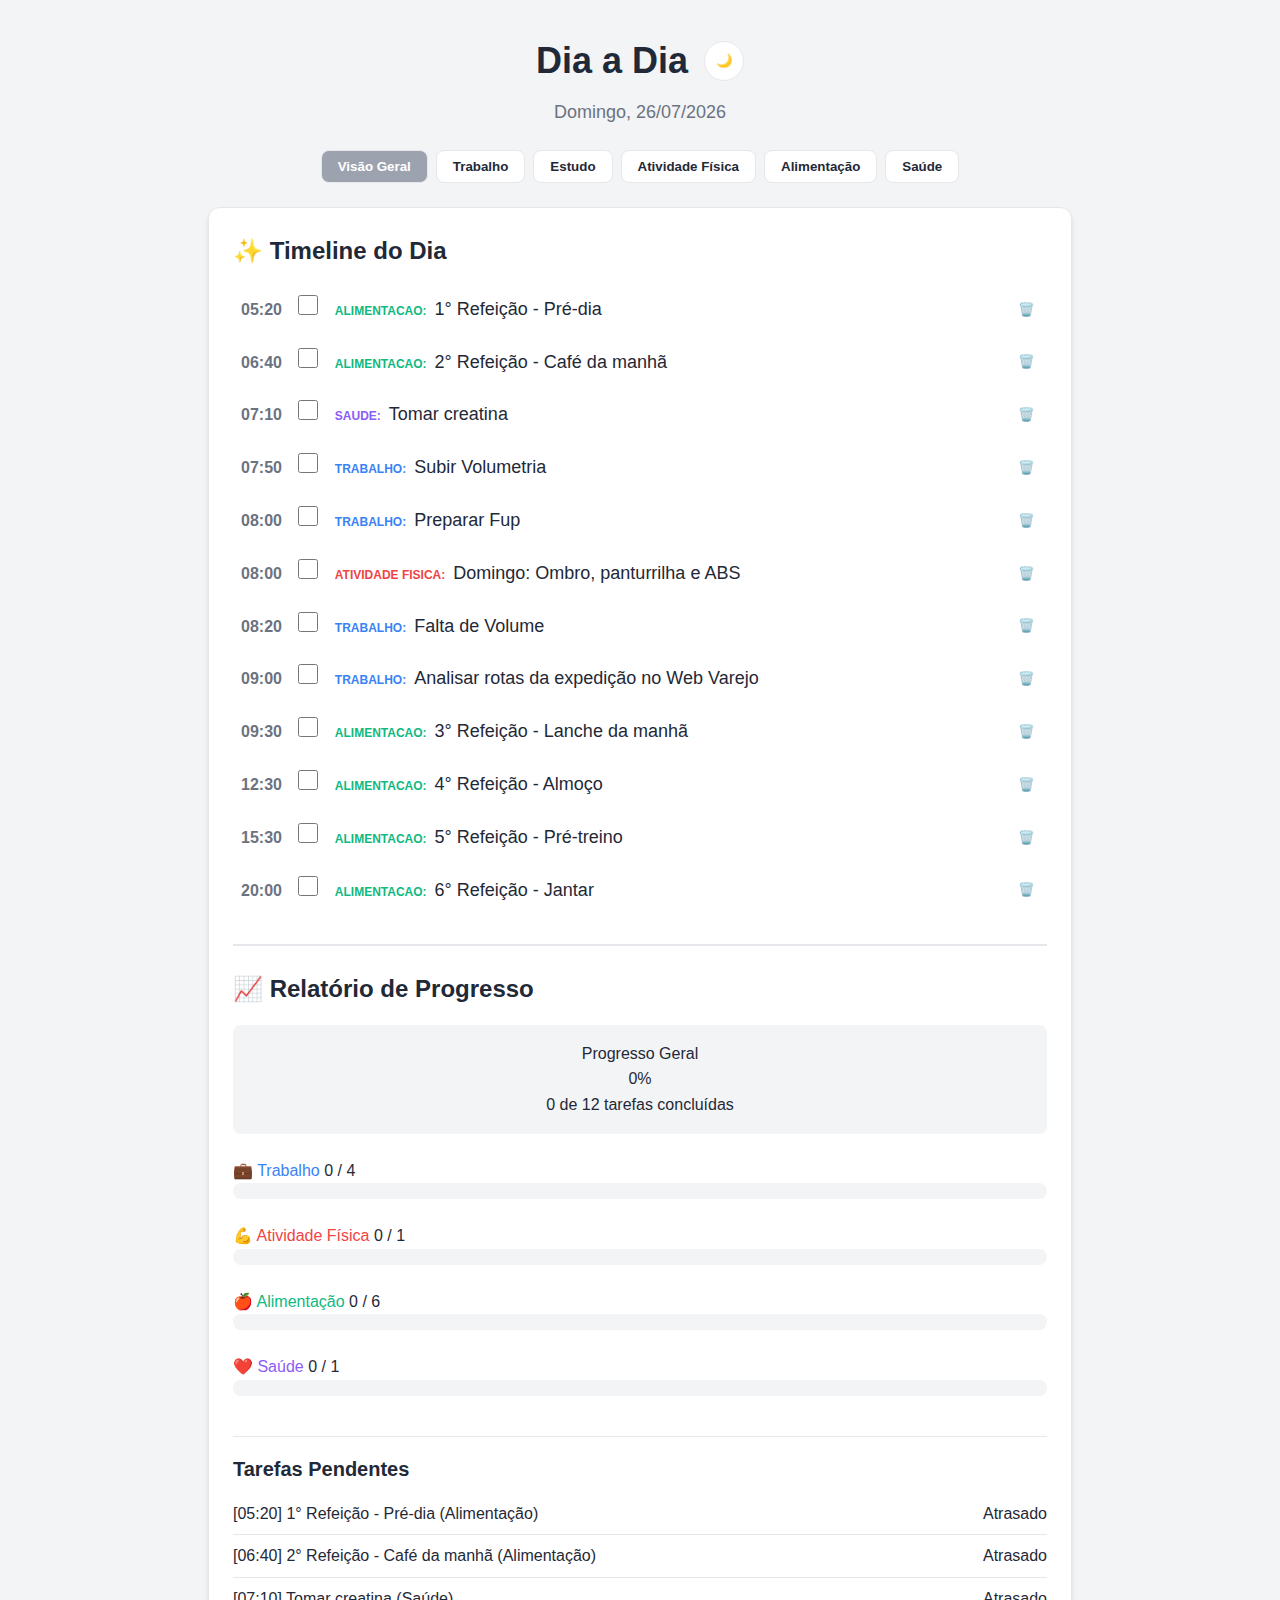
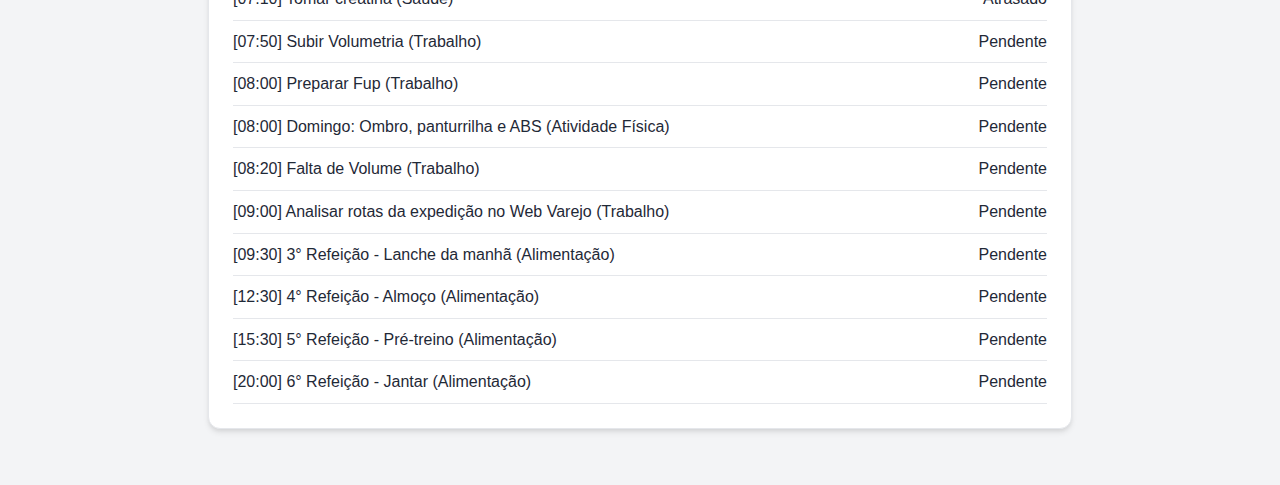
<file: pages/index.html>
<!DOCTYPE html>
<html lang="pt-BR">

<head>
  <meta charset="UTF-8">
  <meta name="viewport" content="width=device-width, initial-scale=1.0">
  <title>Dia a Dia</title>
  <!-- Link para o arquivo CSS -->
  <link rel="stylesheet" href="../css/style.css">
</head>

<body>
  <!-- Container Principal -->
  <div class="container">
    <!-- Cabeçalho com Data e Botão de Tema -->
    <header class="header">
      <div class="header-top">
        <h1>Dia a Dia</h1>
        <!-- Botão para alternar entre tema claro e escuro -->
        <button id="theme-toggle" class="theme-toggle" aria-label="Alternar tema">
          <span class="theme-icon">🌙</span>
        </button>
      </div>
      <p id="current-date" class="current-date"></p>
    </header>

    <!-- Navegação por Abas -->
    <div id="tabs" class="tabs">
      <button data-tab="geral" class="tab-button">Visão Geral</button>
      <button data-tab="trabalho" class="tab-button">Trabalho</button>
      <button data-tab="estudo" class="tab-button">Estudo</button>
      <button data-tab="atividade-fisica" class="tab-button">Atividade Física</button>
      <button data-tab="alimentacao" class="tab-button">Alimentação</button>
      <button data-tab="saude" class="tab-button">Saúde</button>
    </div>

    <!-- Conteúdo das Abas -->
    <main id="tab-contents" class="tab-contents">
      <!-- Aba Visão Geral (com Relatório) -->
      <div id="geral" class="tab-content">
        <h2>✨ Timeline do Dia</h2>
        <ul id="geral-list" class="task-list"></ul>

        <!-- Seção do Relatório -->
        <div class="report-section">
          <h2>📈 Relatório de Progresso</h2>
          <div id="report-summary" class="report-summary"></div>
          <div id="report-details" class="report-details"></div>
          <div id="pending-tasks-summary" class="pending-tasks">
            <h3>Tarefas Pendentes</h3>
            <ul id="pending-tasks-list" class="pending-list"></ul>
          </div>
        </div>
      </div>

      <!-- Abas de Categoria -->
      <div id="trabalho" class="tab-content"></div>
      <div id="estudo" class="tab-content"></div>
      <div id="atividade-fisica" class="tab-content"></div>
      <div id="alimentacao" class="tab-content"></div>
      <div id="saude" class="tab-content"></div>
    </main>
  </div>

  <!-- Link para o arquivo JavaScript -->
  <script src="../js/script.js"></script>
</body>

</html>
</file>
<file: css/style.css>
/* Estilos base para a aplicação */
* {
  margin: 0;
  padding: 0;
  box-sizing: border-box;
}

/* Definindo variáveis CSS para cores (modo claro) */
:root {
  /* Cores principais */
  --primary-bg: #f3f4f6;
  --secondary-bg: #ffffff;
  --text-color: #1f2937;
  --text-secondary: #6b7280;

  /* Cores das categorias */
  --gray: #9ca3af;
  --blue: #3b82f6;
  --yellow: #eab308;
  --red: #ef4444;
  --green: #10b981;
  --purple: #8b5cf6;

  /* Cores de borda e sombra */
  --border-color: #e5e7eb;
  --shadow: 0 4px 6px -1px rgba(0, 0, 0, 0.1), 0 2px 4px -1px rgba(0, 0, 0, 0.06);

  /* Transições */
  --transition: all 0.2s ease;
}

/* Modo escuro - sobrescreve as variáveis */
[data-theme="dark"] {
  --primary-bg: #1f2937;
  --secondary-bg: #374151;
  --text-color: #f9fafb;
  --text-secondary: #d1d5db;
  --border-color: #4b5563;
}

/* Estilos gerais do corpo */
body {
  font-family: -apple-system, BlinkMacSystemFont, 'Segoe UI', Roboto, Oxygen, Ubuntu, Cantarell, sans-serif;
  background-color: var(--primary-bg);
  color: var(--text-color);
  line-height: 1.6;
  padding: 1rem;
  transition: var(--transition);
}

/* Container principal */
.container {
  max-width: 56rem;
  margin: 0 auto;
  padding: 1rem;
}

/* Cabeçalho */
.header {
  text-align: center;
  margin-bottom: 1.5rem;
}

.header-top {
  display: flex;
  justify-content: center;
  align-items: center;
  gap: 1rem;
  margin-bottom: 0.5rem;
}

h1 {
  font-size: 2.25rem;
  font-weight: 700;
  color: var(--text-color);
}

.current-date {
  color: var(--text-secondary);
  font-size: 1.125rem;
}

/* Botão de alternar tema */
.theme-toggle {
  background: var(--secondary-bg);
  border: 1px solid var(--border-color);
  border-radius: 50%;
  width: 2.5rem;
  height: 2.5rem;
  cursor: pointer;
  display: flex;
  align-items: center;
  justify-content: center;
  transition: var(--transition);
}

.theme-toggle:hover {
  transform: scale(1.1);
}

/* Abas de navegação */
.tabs {
  display: flex;
  flex-wrap: wrap;
  justify-content: center;
  gap: 0.5rem;
  margin-bottom: 1.5rem;
}

.tab-button {
  background-color: var(--secondary-bg);
  color: var(--text-color);
  border: 1px solid var(--border-color);
  padding: 0.5rem 1rem;
  border-radius: 0.5rem;
  font-weight: 600;
  cursor: pointer;
  transition: var(--transition);
}

.tab-button:hover {
  background-color: var(--primary-bg);
}

.tab-button.active {
  color: white;
}

/* Conteúdo das abas */
.tab-contents {
  width: 100%;
}

.tab-content {
  display: none;
  background-color: var(--secondary-bg);
  padding: 1.5rem;
  border-radius: 0.75rem;
  border: 1px solid var(--border-color);
  box-shadow: var(--shadow);
  margin-bottom: 1.5rem;
}

.tab-content.active {
  display: block;
}

.tab-content h2 {
  font-size: 1.5rem;
  font-weight: 600;
  color: var(--text-color);
  margin-bottom: 1rem;
}

/* Lista de tarefas */
.task-list {
  list-style: none;
  margin-bottom: 1rem;
}

.task-list li {
  display: flex;
  align-items: center;
  justify-content: space-between;
  padding: 0.5rem;
  border-radius: 0.5rem;
  transition: var(--transition);
  margin-bottom: 0.5rem;
}

.task-list li:hover {
  background-color: var(--primary-bg);
}

.task-list li.completed>div>.task-text {
  text-decoration: line-through;
  color: var(--text-secondary);
}

.task-time {
  font-weight: 600;
  color: var(--text-secondary);
  width: 3.5rem;
  text-align: left;
  flex-shrink: 0;
}

.task-checkbox {
  height: 1.25rem;
  width: 1.25rem;
  border-radius: 0.25rem;
  border: 1px solid var(--border-color);
  margin: 0 0.75rem;
  flex-shrink: 0;
  cursor: pointer;
}

.task-text {
  font-size: 1.125rem;
  color: var(--text-color);
  flex-grow: 1;
  overflow: hidden;
  text-overflow: ellipsis;
  white-space: nowrap;
}

.remove-task-btn {
  color: var(--text-secondary);
  background: none;
  border: none;
  cursor: pointer;
  padding: 0.25rem;
  border-radius: 0.25rem;
  transition: var(--transition);
  flex-shrink: 0;
  margin-left: 0.5rem;
}

.remove-task-btn:hover {
  color: #ef4444;
  background-color: rgba(239, 68, 68, 0.1);
}

/* Formulário para adicionar tarefas */
.add-task-form {
  display: flex;
  flex-wrap: wrap;
  gap: 0.5rem;
  align-items: center;
  margin-top: 1rem;
}

.add-task-form input[type="text"],
.add-task-form input[type="time"] {
  flex-grow: 1;
  padding: 0.5rem;
  border: 1px solid var(--border-color);
  border-radius: 0.5rem;
  background-color: var(--secondary-bg);
  color: var(--text-color);
  min-width: 150px;
}

.add-task-form button {
  padding: 0.5rem 1rem;
  border: none;
  border-radius: 0.5rem;
  font-weight: 600;
  color: white;
  cursor: pointer;
  transition: opacity 0.2s;
}

.add-task-form button:hover {
  opacity: 0.9;
}

/* Estilos para a seção de relatório */
.report-section {
  margin-top: 2rem;
  padding-top: 1.5rem;
  border-top: 2px solid var(--border-color);
}

.report-summary {
  text-align: center;
  padding: 1rem;
  border-radius: 0.5rem;
  background-color: var(--primary-bg);
  margin-bottom: 1.5rem;
}

.report-details {
  display: flex;
  flex-direction: column;
  gap: 1rem;
  margin-bottom: 1.5rem;
}

.report-category {
  margin-bottom: 0.5rem;
}

.progress-bar {
  width: 100%;
  background-color: var(--primary-bg);
  border-radius: 0.75rem;
  height: 1rem;
  overflow: hidden;
}

.progress-fill {
  height: 100%;
  border-radius: 0.75rem;
  transition: width 0.5s ease;
}

.pending-tasks {
  margin-top: 2rem;
  padding-top: 1rem;
  border-top: 1px solid var(--border-color);
}

.pending-tasks h3 {
  font-size: 1.25rem;
  font-weight: 600;
  margin-bottom: 0.5rem;
}

.pending-list {
  list-style: none;
}

.pending-list li {
  display: flex;
  justify-content: space-between;
  align-items: center;
  padding: 0.5rem 0;
  border-bottom: 1px solid var(--border-color);
}

/* Prefixos de categoria (usados na visão geral) */
.category-prefix {
  font-size: 0.75rem;
  font-weight: 700;
  text-transform: uppercase;
  margin-right: 0.5rem;
}

/* Cores específicas para cada categoria */
.category-geral {
  color: var(--gray);
}

.category-trabalho {
  color: var(--blue);
}

.category-estudo {
  color: var(--yellow);
}

.category-atividade-fisica {
  color: var(--red);
}

.category-alimentacao {
  color: var(--green);
}

.category-saude {
  color: var(--purple);
}

.bg-geral {
  background-color: var(--gray);
}

.bg-trabalho {
  background-color: var(--blue);
}

.bg-estudo {
  background-color: var(--yellow);
}

.bg-atividade-fisica {
  background-color: var(--red);
}

.bg-alimentacao {
  background-color: var(--green);
}

.bg-saude {
  background-color: var(--purple);
}

/* Estilos responsivos */
@media (max-width: 768px) {
  .container {
    padding: 0.5rem;
  }

  h1 {
    font-size: 1.875rem;
  }

  .tabs {
    gap: 0.25rem;
  }

  .tab-button {
    padding: 0.375rem 0.75rem;
    font-size: 0.875rem;
  }

  .tab-content {
    padding: 1rem;
  }

  .add-task-form {
    flex-direction: column;
    align-items: stretch;
  }

  .add-task-form input[type="text"],
  .add-task-form input[type="time"] {
    width: 100%;
  }
}
</file>
